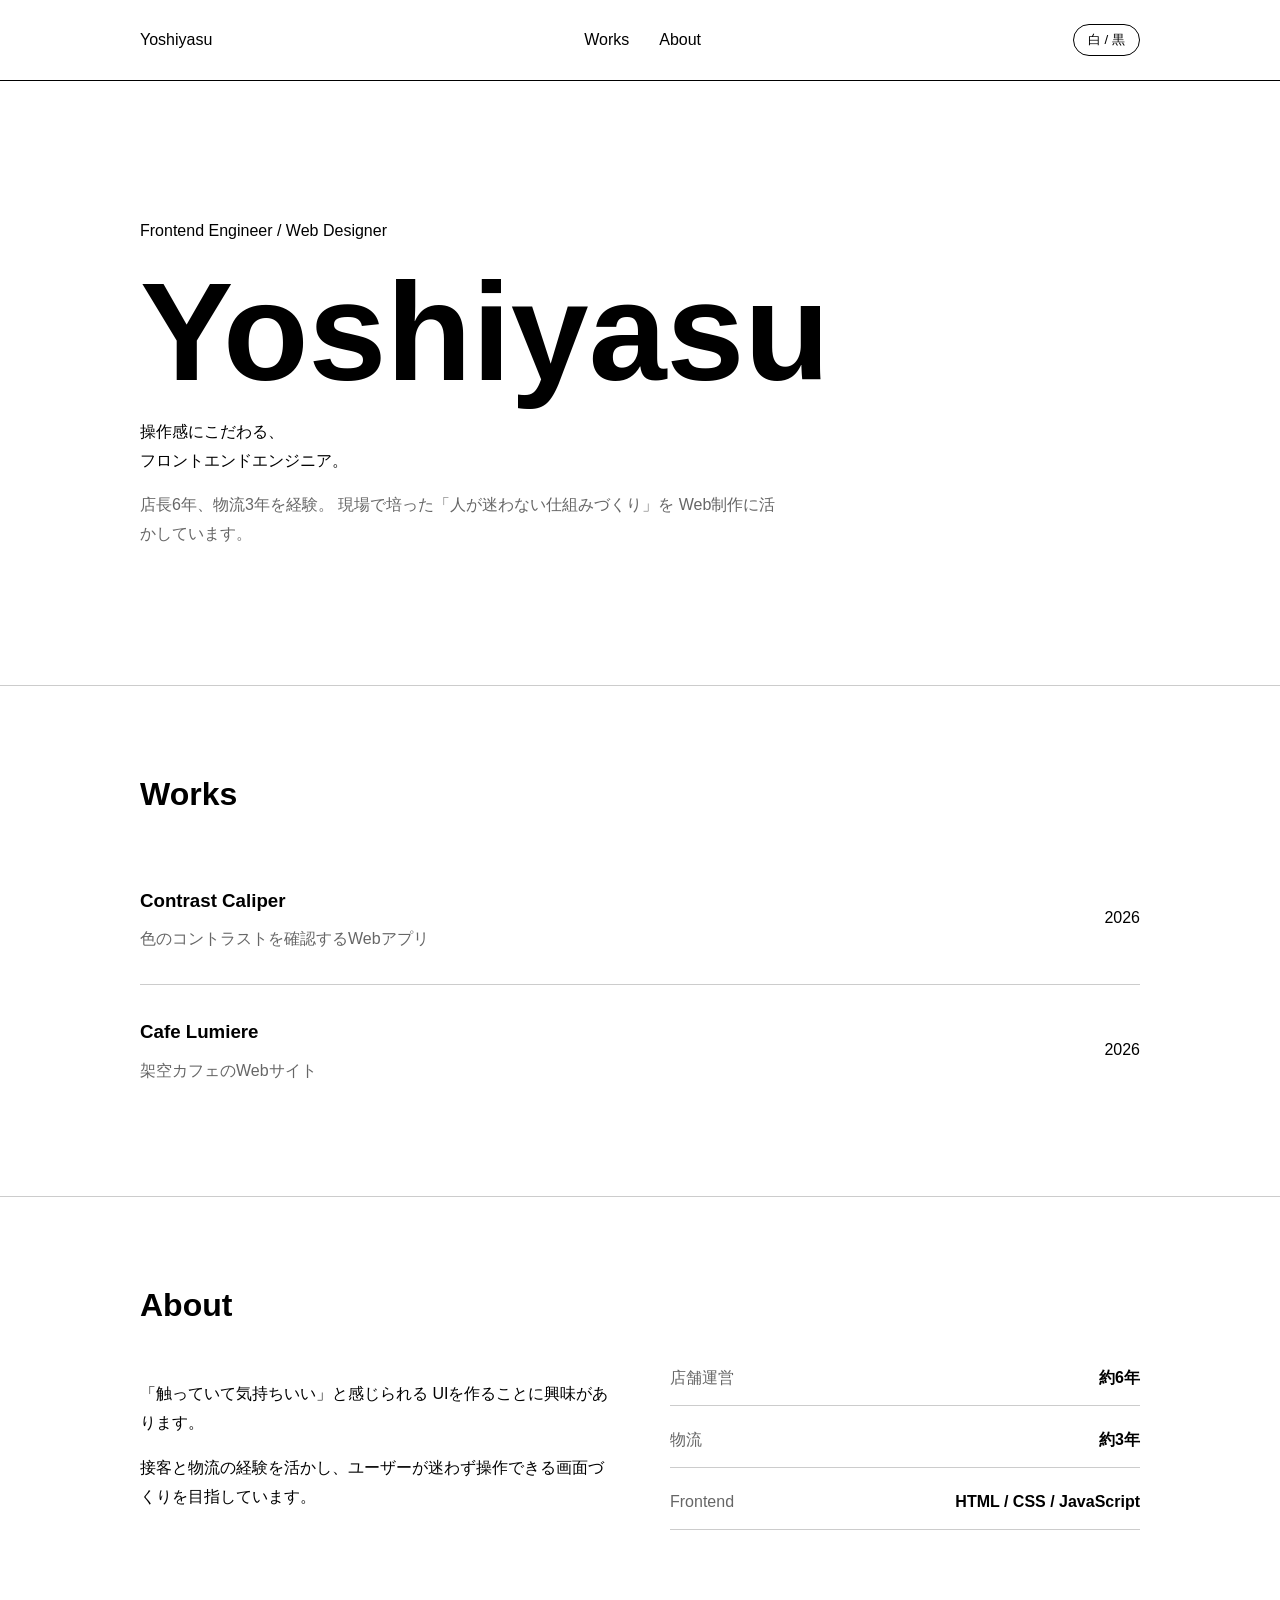
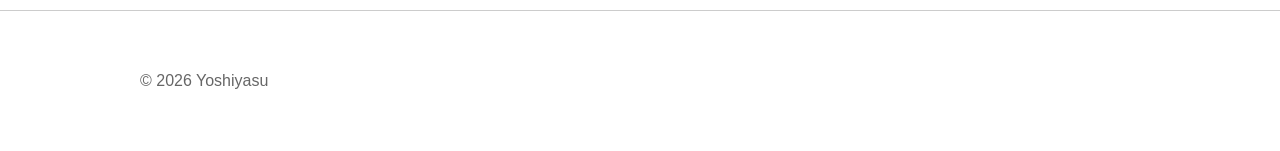
<file: index.html>
<!DOCTYPE html>
<html lang="ja">

<head>
  <meta charset="UTF-8">

  <meta name="viewport" content="width=device-width, initial-scale=1.0">

  <title>Yoshiyasu | Frontend Engineer</title>

  <link rel="stylesheet" href="style.css">
</head>

<body>

  <header>
    <div class="container">

      <a href="#" class="logo">Yoshiyasu</a>

      <nav>
        <a href="#works">Works</a>
        <a href="#about">About</a>
      </nav>
      <button id="themeButton">白 / 黒</button>

    </div>
  </header>


  <main>

    <!-- メインビジュアル -->
    <section class="hero">

      <div class="container">

        <p class="small-text">Frontend Engineer / Web Designer</p>

        <h1>Yoshiyasu</h1>

        <p class="catch">
          操作感にこだわる、<br>
          フロントエンドエンジニア。
        </p>

        <p class="description">
          店長6年、物流3年を経験。
          現場で培った「人が迷わない仕組みづくり」を
          Web制作に活かしています。
        </p>

      </div>

    </section>


    <!-- Works -->
    <section id="works">

      <div class="container">

        <h2>Works</h2>

        <div class="works">


          <a href="work-contrast-caliper.html">
            <div>
              <h3>Contrast Caliper</h3>
              <p>色のコントラストを確認するWebアプリ</p>
            </div>

            <span>2026</span>
          </a>


          <a href="work-cafe-lumiere.html">
            <div>
              <h3>Cafe Lumiere</h3>
              <p>架空カフェのWebサイト</p>
            </div>

            <span>2026</span>
          </a>

        </div>

      </div>

    </section>


    <!-- About -->
    <section id="about">

      <div class="container">

        <h2>About</h2>

        <div class="about">

          <div>

            <p>
              「触っていて気持ちいい」と感じられる
              UIを作ることに興味があります。
            </p>

            <p>
              接客と物流の経験を活かし、ユーザーが迷わず操作できる画面づくりを目指しています。
            </p>

          </div>


          <div class="skills">

            <div>
              <span>店舗運営</span>
              <strong>約6年</strong>
            </div>

            <div>
              <span>物流</span>
              <strong>約3年</strong>
            </div>

            <div>
              <span>Frontend</span>
              <strong>HTML / CSS / JavaScript</strong>
            </div>


          </div>

        </div>

      </div>

    </section>


  </main>


  <footer>
    <div class="container">
      <p>© 2026 Yoshiyasu</p>
    </div>
  </footer>


  <script src="script.js"></script>

</body>

</html>
</file>
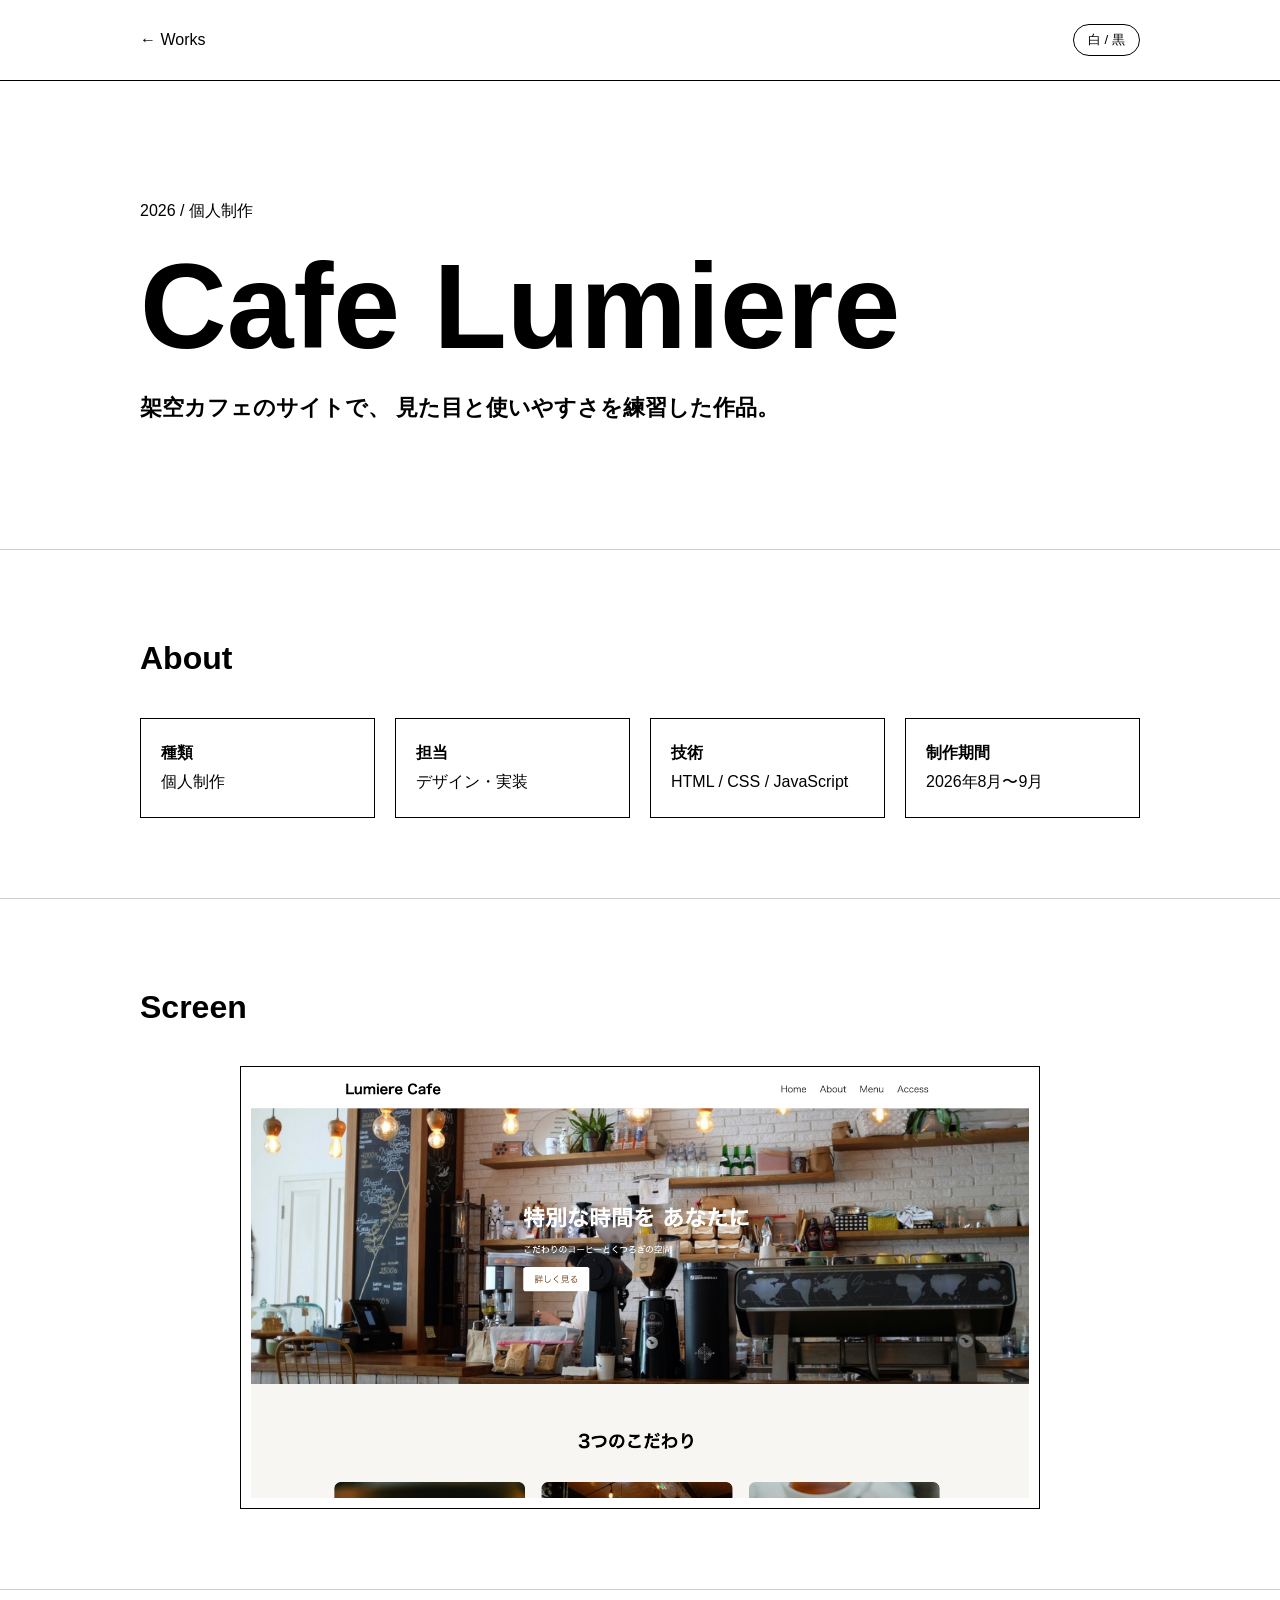
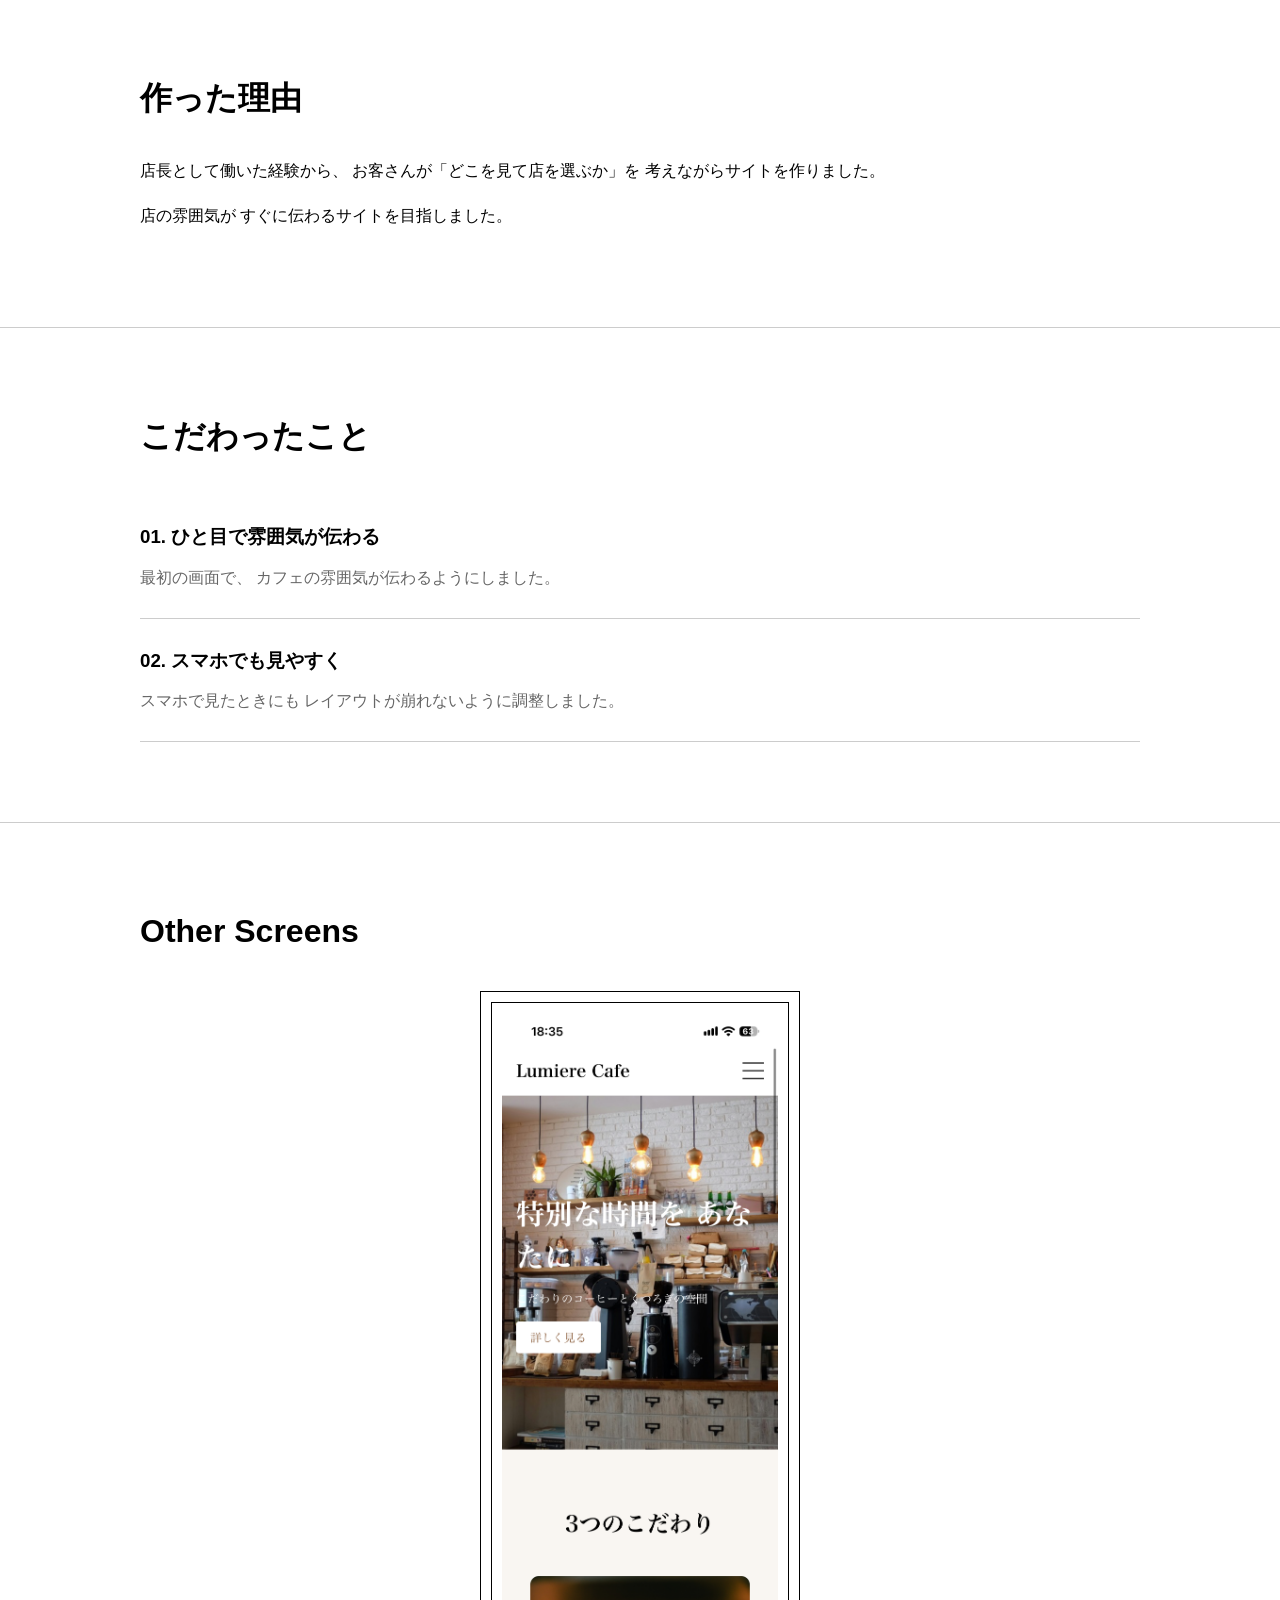
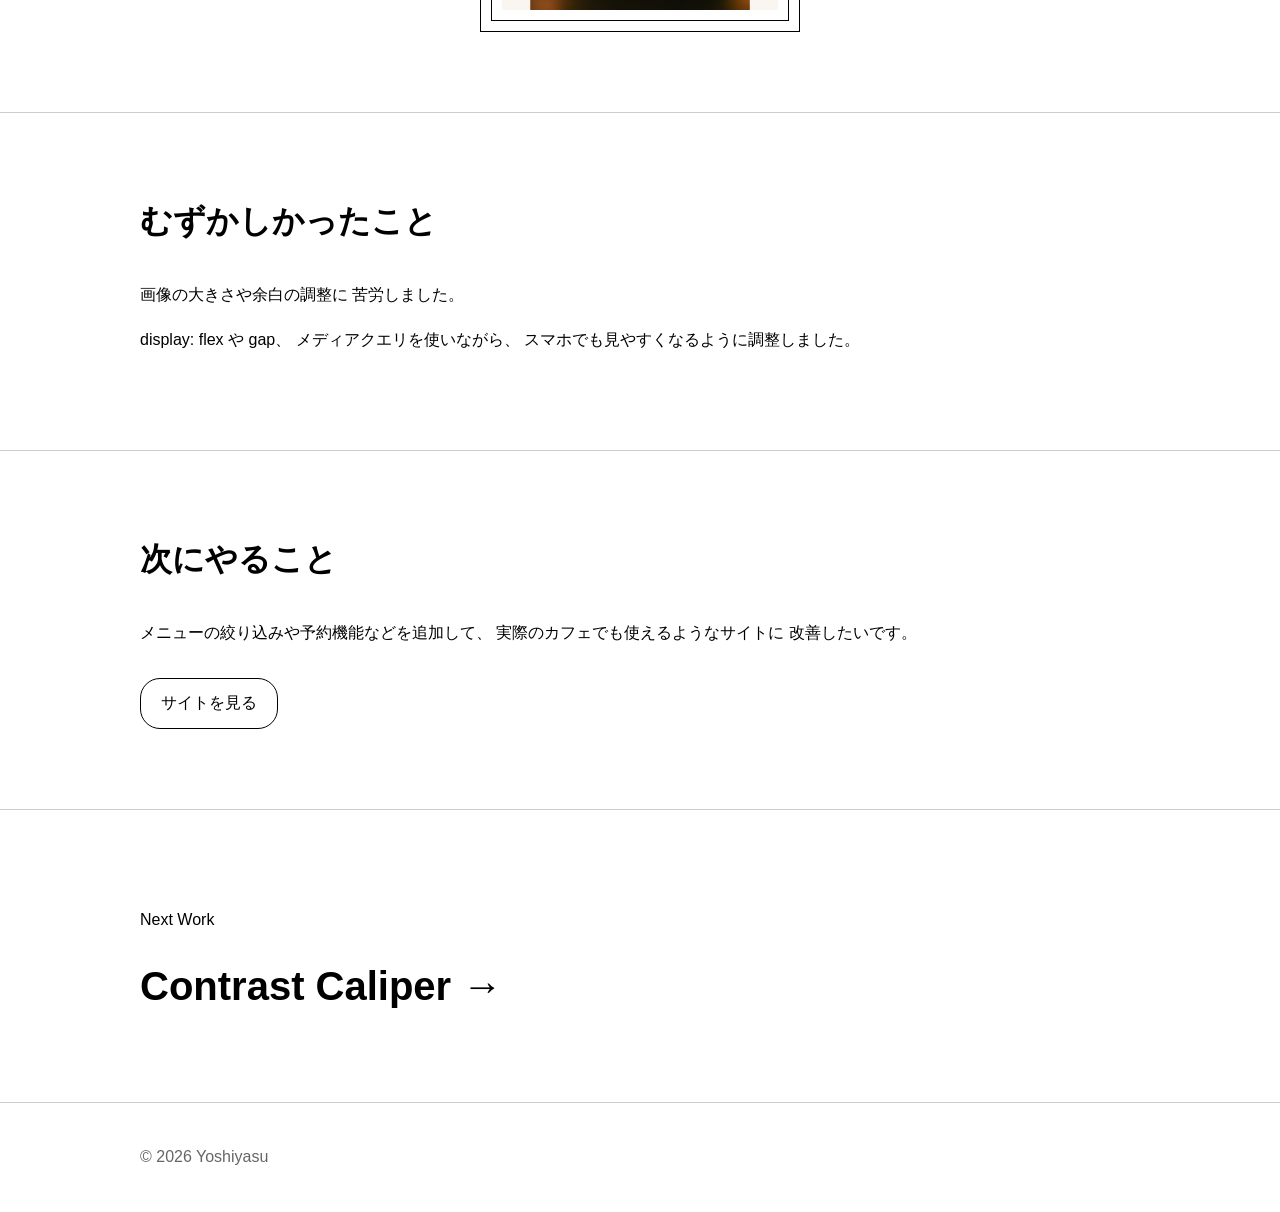
<file: work-cafe-lumiere.html>
<!DOCTYPE html>
<html lang="ja">

<head>
  <meta charset="UTF-8">
  <meta name="viewport" content="width=device-width, initial-scale=1.0">

  <title>Cafe Lumiere | Yoshiyasu</title>

  <link rel="stylesheet" href="style.css">
</head>

<body>

  <!-- ヘッダー -->
  <header>
    <div class="container">

      <a href="index.html">← Works</a>

      <button id="themeButton">白 / 黒</button>

    </div>
  </header>


  <main>

    <!-- タイトル -->
    <section class="work-header">

      <div class="container">

        <p>2026 / 個人制作</p>

        <h1>Cafe Lumiere</h1>

        <p class="lead">
          架空カフェのサイトで、
          見た目と使いやすさを練習した作品。
        </p>

      </div>

    </section>


    <!-- About -->
    <section>

      <div class="container">

        <h2>About</h2>

        <div class="info">

          <p>
            <strong>種類</strong><br>
            個人制作
          </p>

          <p>
            <strong>担当</strong><br>
            デザイン・実装
          </p>

          <p>
            <strong>技術</strong><br>
            HTML / CSS / JavaScript
          </p>

          <p>
            <strong>制作期間</strong><br>
            2026年8月〜9月
          </p>

        </div>

      </div>

    </section>


    <!-- メイン画面 -->
    <section>

      <div class="container">

        <h2>Screen</h2>

        <div class="image-box">

          <img
            src="スクリーンショット 2026-10-04 18.36.40.png"
            alt="Cafe Lumiereのメイン画面"
          >

        </div>

      </div>

    </section>


    <!-- 作った理由 -->
    <section>

      <div class="container">

        <h2>作った理由</h2>

        <p>
          店長として働いた経験から、
          お客さんが「どこを見て店を選ぶか」を
          考えながらサイトを作りました。
        </p>

        <p>
          店の雰囲気が
          すぐに伝わるサイトを目指しました。
        </p>

      </div>

    </section>


    <!-- こだわったこと -->
    <section>

      <div class="container">

        <h2>こだわったこと</h2>


        <div class="point">

          <h3>01. ひと目で雰囲気が伝わる</h3>

          <p>
            最初の画面で、
            カフェの雰囲気が伝わるようにしました。
          </p>

        </div>


        <div class="point">

          <h3>02. スマホでも見やすく</h3>

          <p>
            スマホで見たときにも
            レイアウトが崩れないように調整しました。
          </p>

        </div>

      </div>

    </section>


    <!-- その他の画面 -->
    <section>

      <div class="container">

        <h2>Other Screens</h2>

        <div class="cafe-screen">

          <div class="image-box">



          <div class="image-box">

            <img
              src="F04C5FBD-D584-4B46-87CC-6F13802D0607.png"
              alt="Cafe Lumiereのスマホ画面"
            >

          </div>

        </div>

      </div>

    </section>


    <!-- 難しかったこと -->
    <section>

      <div class="container">

        <h2>むずかしかったこと</h2>

        <p>
          画像の大きさや余白の調整に
          苦労しました。
        </p>

        <p>
          display: flex や gap、
          メディアクエリを使いながら、
          スマホでも見やすくなるように調整しました。
        </p>

      </div>

    </section>


    <!-- 次にやること -->
    <section>

      <div class="container">

        <h2>次にやること</h2>

        <p>
          メニューの絞り込みや予約機能などを追加して、
          実際のカフェでも使えるようなサイトに
          改善したいです。
        </p>


        <div class="links">

          <a href="https://yoshi-03.github.io/cafe-site/">
            サイトを見る
          </a>

        </div>

      </div>

    </section>


    <!-- 次の作品 -->
    <section class="next-work">

      <div class="container">

        <a href="work-contrast-caliper.html">

          <p>Next Work</p>

          <h2>Contrast Caliper →</h2>

        </a>

      </div>

    </section>

  </main>


  <!-- フッター -->
  <footer>

    <div class="container">
      © 2026 Yoshiyasu
    </div>

  </footer>


  <script src="script.js"></script>

</body>

</html>
</file>
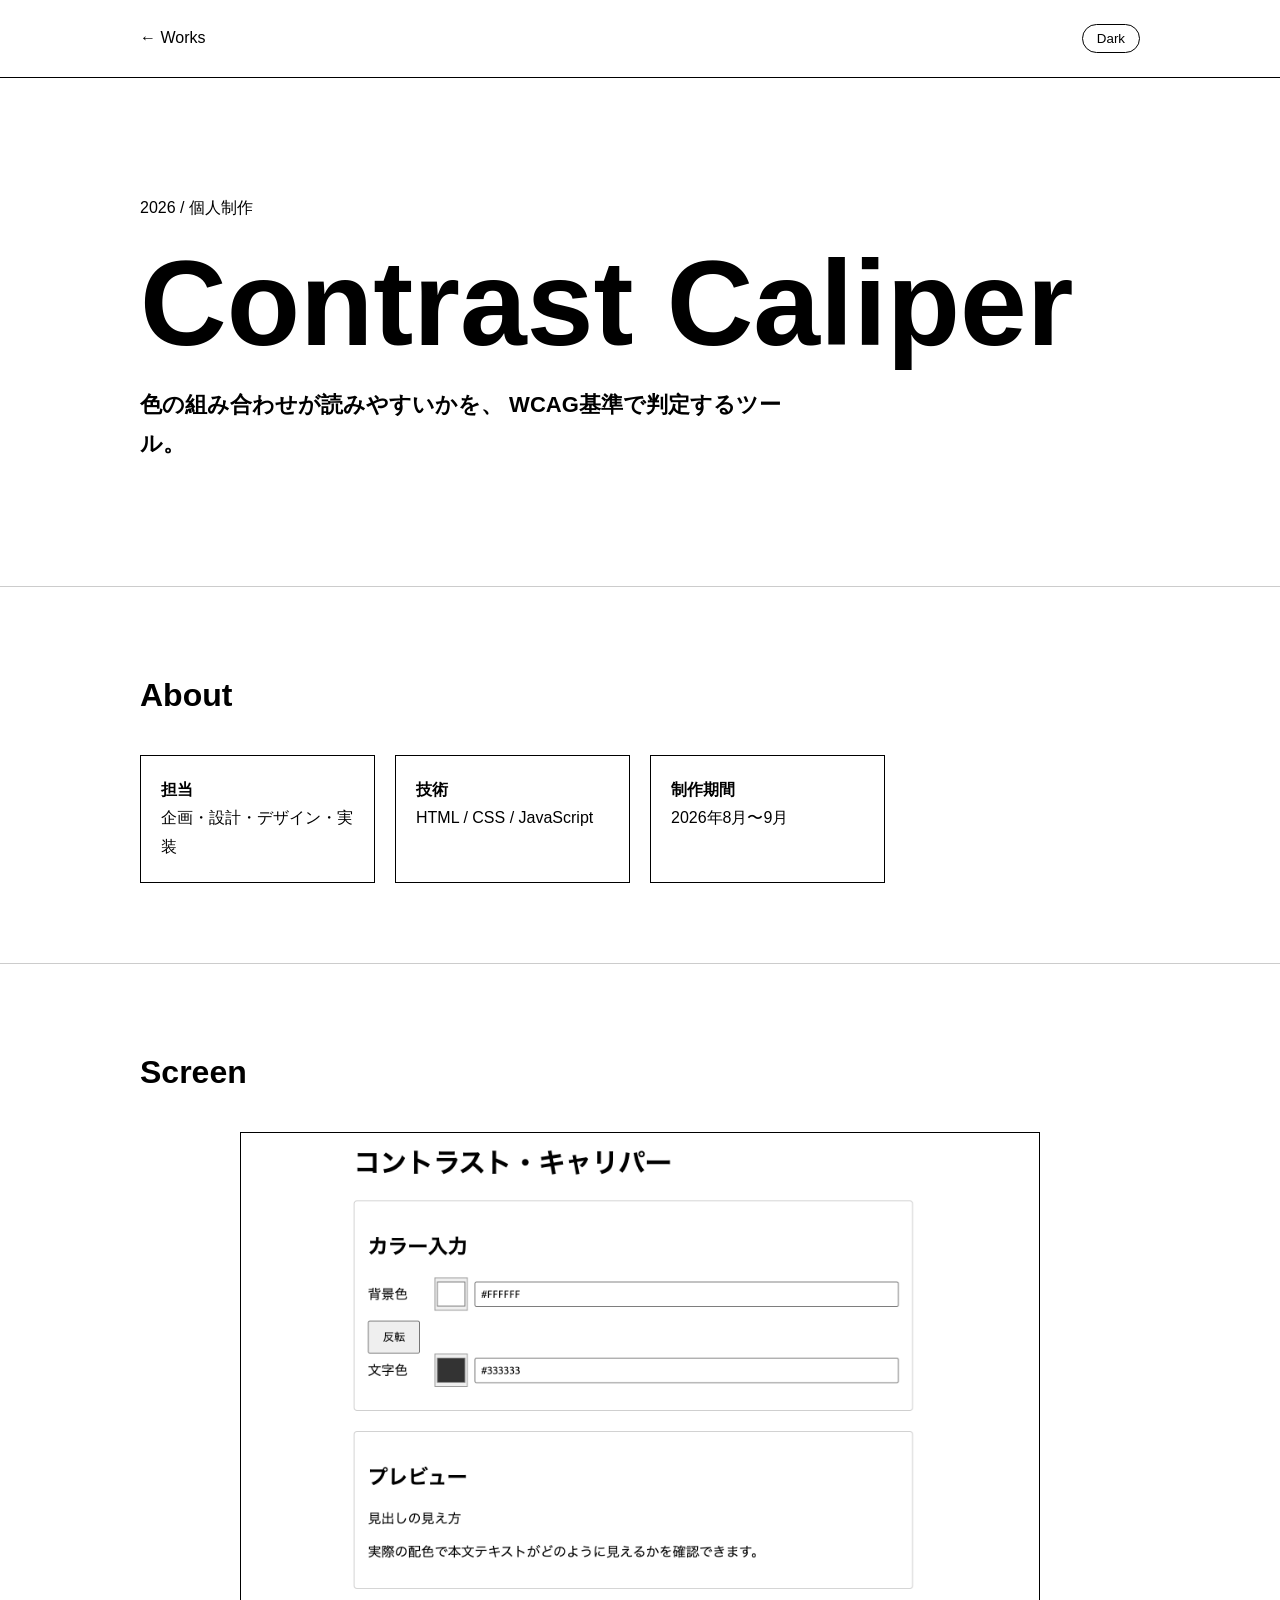
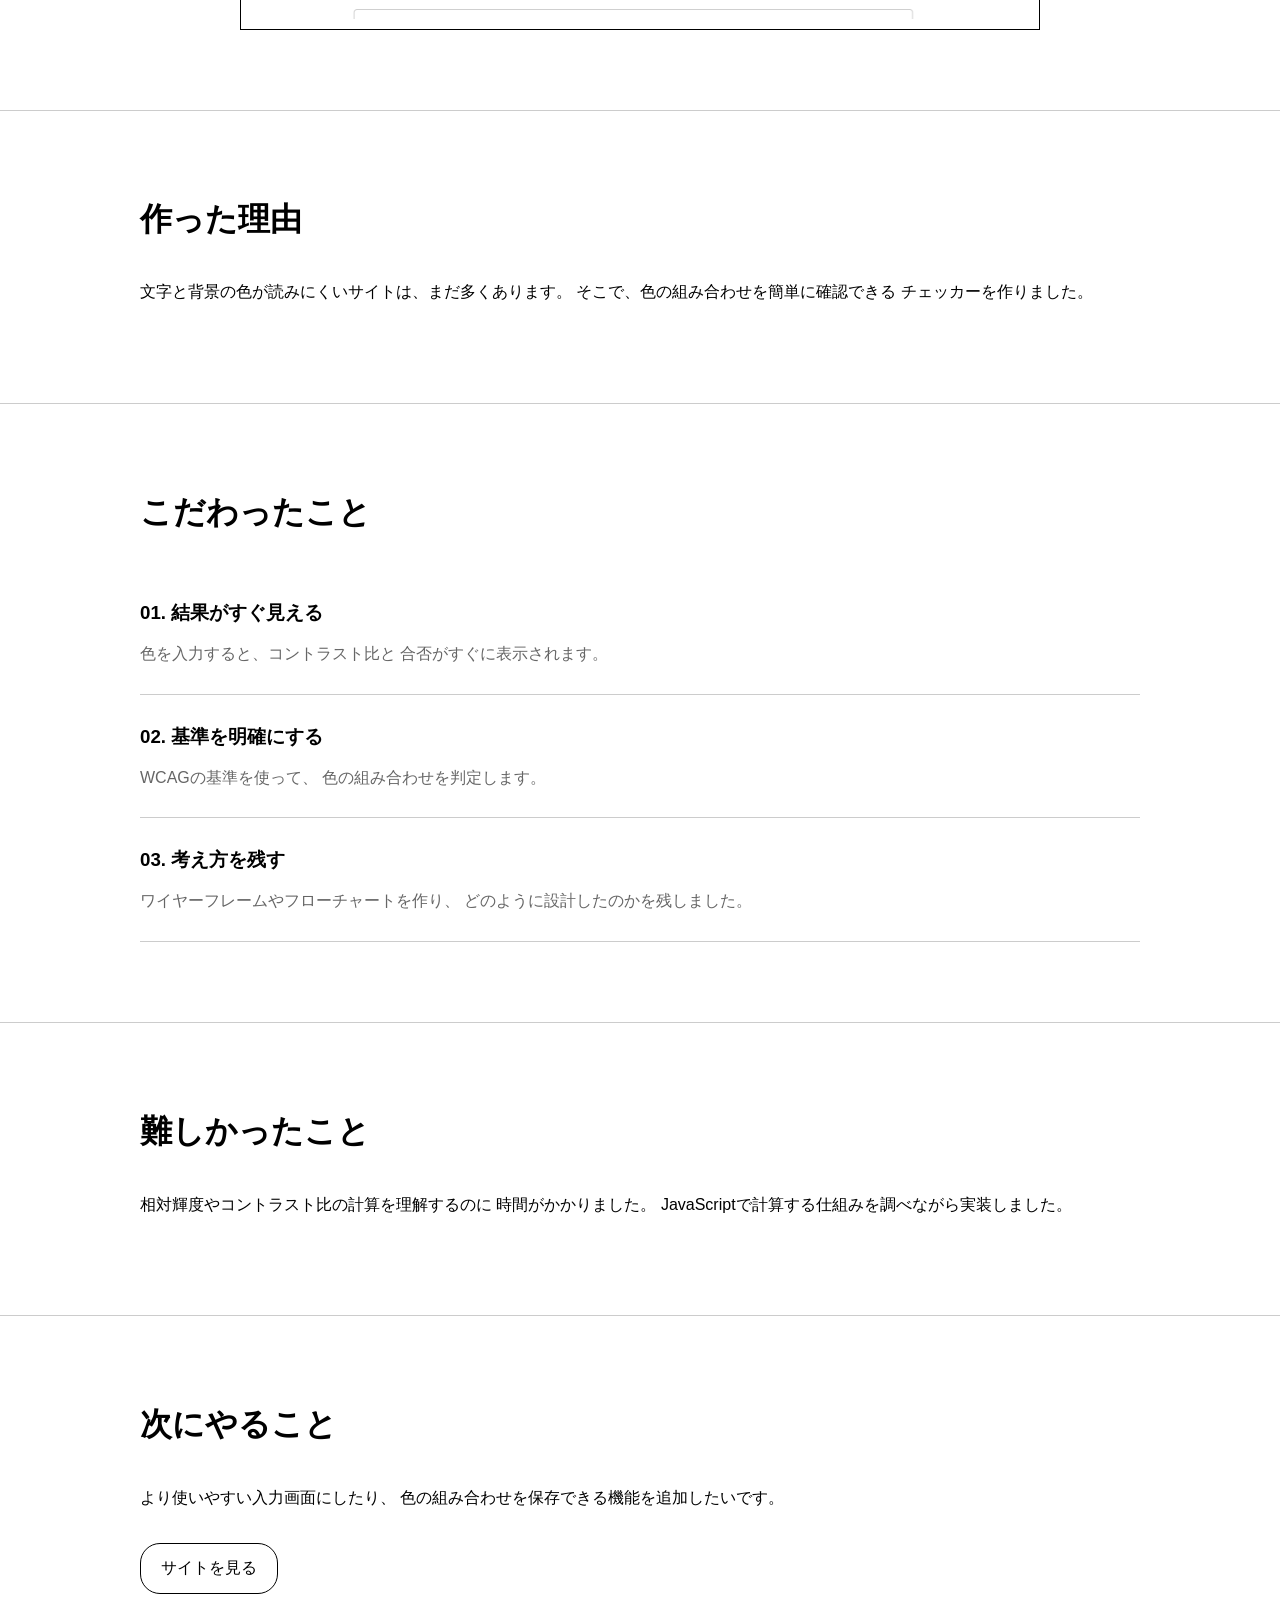
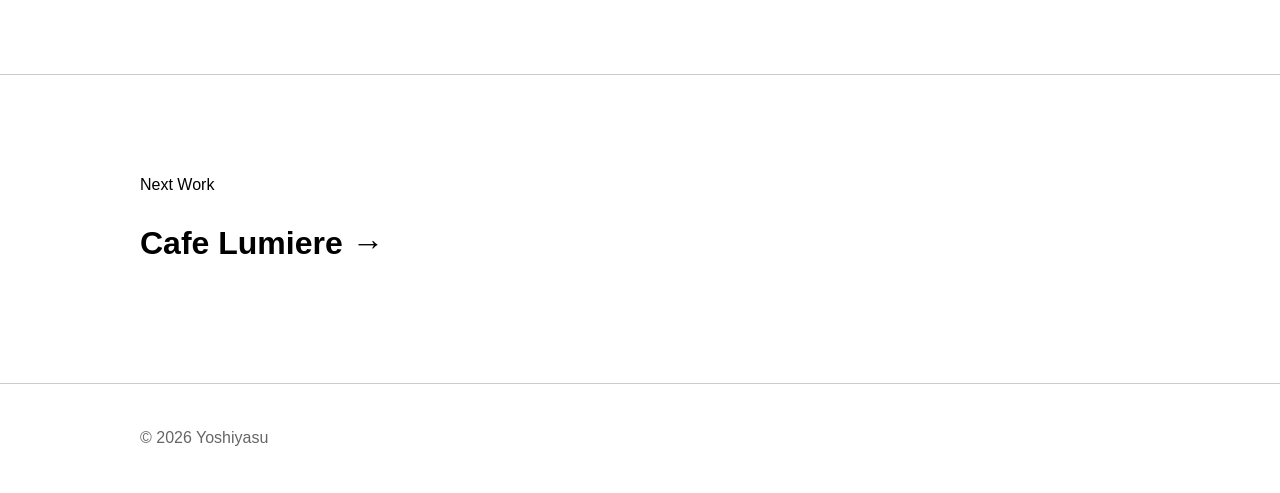
<file: work-contrast-caliper.html>
<!DOCTYPE html>
<html lang="ja">

<head>
  <meta charset="UTF-8">
  <meta name="viewport" content="width=device-width, initial-scale=1.0">

  <title>Contrast Caliper | Yoshiyasu</title>

  <link rel="stylesheet" href="style.css">
</head>

<body>

  <header>
    <div class="container">

      <a href="index.html">← Works</a>

      <button id="themeButton">Dark</button>

    </div>
  </header>


  <main>

    
    <section class="work-header">

      <div class="container">

        <p>2026 / 個人制作</p>

        <h1>Contrast Caliper</h1>

        <p class="lead">
          色の組み合わせが読みやすいかを、
          WCAG基準で判定するツール。
        </p>

      </div>

    </section>


    
    <section>

      <div class="container">

        <h2>About</h2>

        <div class="info">

          <p>
            <strong>担当</strong><br>
            企画・設計・デザイン・実装
          </p>

          <p>
            <strong>技術</strong><br>
            HTML / CSS / JavaScript
          </p>

          <p>
            <strong>制作期間</strong><br>
            2026年8月〜9月
          </p>

        </div>

      </div>

    </section>


    
    <section>

      <div class="container">

        <h2>Screen</h2>

        <div class="image-box">
          <img src="contrast.png" alt="Contrast Caliperメイン画面">
        </div>

      </div>

    </section>


    
    <section>

      <div class="container">

        <h2>作った理由</h2>

        <p>
          文字と背景の色が読みにくいサイトは、まだ多くあります。
          そこで、色の組み合わせを簡単に確認できる
          チェッカーを作りました。
        </p>

      </div>

    </section>


    
    <section>

      <div class="container">

        <h2>こだわったこと</h2>

        <div class="point">

          <h3>01. 結果がすぐ見える</h3>

          <p>
            色を入力すると、コントラスト比と
            合否がすぐに表示されます。
          </p>

        </div>


        <div class="point">

          <h3>02. 基準を明確にする</h3>

          <p>
            WCAGの基準を使って、
            色の組み合わせを判定します。
          </p>

        </div>


        <div class="point">

          <h3>03. 考え方を残す</h3>

          <p>
            ワイヤーフレームやフローチャートを作り、
            どのように設計したのかを残しました。
          </p>

        </div>

      </div>

    </section>


    
    <section>

      <div class="container">

        <h2>難しかったこと</h2>

        <p>
          相対輝度やコントラスト比の計算を理解するのに
          時間がかかりました。
          JavaScriptで計算する仕組みを調べながら実装しました。
        </p>

      </div>

    </section>


    
    <section>

      <div class="container">

        <h2>次にやること</h2>

        <p>
          より使いやすい入力画面にしたり、
          色の組み合わせを保存できる機能を追加したいです。
        </p>

        <div class="links">

          <a href="https://yoshi-03.github.io/contrast-checker/">サイトを見る</a>

          

        </div>

      </div>

    </section>


    
    <section>

      <div class="container">

        <a href="work-cafe-lumiere.html">
          <p>Next Work</p>
          <h2>Cafe Lumiere →</h2>
        </a>

      </div>

    </section>

  </main>


  <footer>
    <div class="container">
      © 2026 Yoshiyasu
    </div>
  </footer>
  <script src="script.js"></script>
</body>
</file>
<file: style.css>
/* ====================
   共通
==================== */

* {
  box-sizing: border-box;
}

body {
  margin: 0;
  background: #fff;
  color: #000;
  font-family: sans-serif;
  line-height: 1.8;
}

a {
  color: inherit;
  text-decoration: none;
}

.container {
  width: 90%;
  max-width: 1000px; /* PCでの表示上限 */
  margin: 0 auto;
}

/* すべての画像が枠からはみ出ない基本設定 */
img {
  max-width: 100%;
  height: auto;
  display: block;
}


/* ====================
   ヘッダー
==================== */

header {
  padding: 24px 0;
  border-bottom: 1px solid #000;
}

header .container {
  display: flex;
  justify-content: space-between;
  align-items: center;
}

nav {
  display: flex;
  gap: 30px;
}

nav a:hover {
  opacity: 0.5;
}


/* ====================
   ダークモードボタン
==================== */

#themeButton {
  padding: 6px 14px;
  background: #fff;
  color: #000;
  border: 1px solid #000;
  border-radius: 20px;
  cursor: pointer;
}


/* ====================
   トップページ
==================== */

.hero {
  padding: 120px 0;
}

.hero h1 {
  margin: 0;
  font-size: clamp(60px, 12vw, 140px);
  line-height: 1;
}

.hero p {
  max-width: 650px;
}

.hero .lead {
  margin-top: 30px;
  font-size: 24px;
  font-weight: bold;
}

.description {
  color: #666;
}


/* Works */

section {
  padding: 80px 0;
  border-bottom: 1px solid #ccc;
}

section h2 {
  margin: 0 0 30px;
  font-size: 32px;
}

.works {
  display: flex;
  flex-direction: column;
}

.works a {
  display: flex;
  justify-content: space-between;
  align-items: center;
  padding: 30px 0;
  border-bottom: 1px solid #ccc;
  transition: opacity 0.2s;
}

.works a:last-child {
  border-bottom: none;
}

.works a:hover {
  opacity: 0.6;
}

.works h3 {
  margin: 0 0 8px;
}

.works p {
  margin: 0;
  color: #666;
}


/* About */

.about {
  display: grid;
  grid-template-columns: 1fr 1fr; 
  gap: 60px;                     
  align-items: start;            
}

.skills {
  display: flex;
  flex-direction: column;
  gap: 20px;
}

.skills div {
  display: flex;
  justify-content: space-between;
  align-items: center;
  padding-bottom: 12px;
  border-bottom: 1px solid #ccc;
}

.skills span {
  color: #666;
}


/* Contact */

.contact a {
  display: inline-block;
  margin-top: 20px;
  padding: 10px 20px;
  border: 1px solid #000;
  border-radius: 20px;
}


/* Footer */

footer {
  padding: 40px 0;
  color: #666;
}


/* ====================
   作品ページ（Cafe Lumiere等）
==================== */

.work-header {
  padding: 100px 0;
}

.work-header h1 {
  margin: 20px 0;
  font-size: clamp(50px, 10vw, 120px);
  line-height: 1;
}

.work-header .lead {
  font-size: 22px;
  font-weight: bold;
  max-width: 650px;
}


/* Info (About) */

.info {
  display: grid;
  grid-template-columns: repeat(4, 1fr);
  gap: 20px;
}

.info p {
  margin: 0;
  padding: 20px;
  border: 1px solid #000;
}


/* 画像の巨大化防止・共通スタイル */

.image-box {
  width: 100%;
  max-width: 800px; /* PCでのメイン画像の最大幅制限 */
  margin: 0 auto;
  padding: 10px;
  border: 1px solid #000;
}

/* スマホ画面写真の個別制限 */
.cafe-screen .image-box {
  max-width: 320px; /* スマホ画面はコンパクトに表示 */
}


/* ポイント */

.point {
  padding: 25px 0;
  border-bottom: 1px solid #ccc;
}

.point h3 {
  margin: 0 0 10px;
}

.point p {
  margin: 0;
  color: #666;
}


/* Links */

.links {
  display: flex;
  gap: 15px;
  margin-top: 30px;
}

.links a {
  padding: 10px 20px;
  border: 1px solid #000;
  border-radius: 20px;
}

.links a:hover {
  background: #000;
  color: #fff;
}


/* Next Work */

.next-work a {
  display: block;
}

.next-work h2 {
  margin: 0;
  font-size: 40px;
}

.next-work a:hover {
  opacity: 0.6;
}


/* ====================
   ダークモード
==================== */

body.dark {
  background: #000;
  color: #fff;
}

body.dark header {
  border-color: #fff;
}

body.dark section {
  border-color: #444;
}

body.dark .info p,
body.dark .image-box {
  border-color: #fff;
}

body.dark .point,
body.dark .skills div,
body.dark .works a {
  border-color: #444;
}

body.dark #themeButton {
  background: #000;
  color: #fff;
  border-color: #fff;
}

body.dark .links a {
  border-color: #fff;
}

body.dark .links a:hover {
  background: #fff;
  color: #000;
}

body.dark .description,
body.dark .works p,
body.dark .point p,
body.dark .skills span,
body.dark footer {
  color: #aaa;
}


/* ====================
   スマホ対応 (レスポンシブ)
==================== */

@media (max-width: 700px) {

  nav {
    gap: 15px;
  }

  .hero {
    padding: 80px 0;
  }

  .hero .lead {
    font-size: 20px;
  }

  section {
    padding: 60px 0;
  }

  .about {
    grid-template-columns: 1fr;
  }

  .info {
    grid-template-columns: repeat(2, 1fr); /* スマホでは2列に変更 */
  }

  .links {
    flex-direction: column;
  }

  .links a {
    text-align: center;
  }

  .next-work h2 {
    font-size: 30px;
  }
}
</file>
